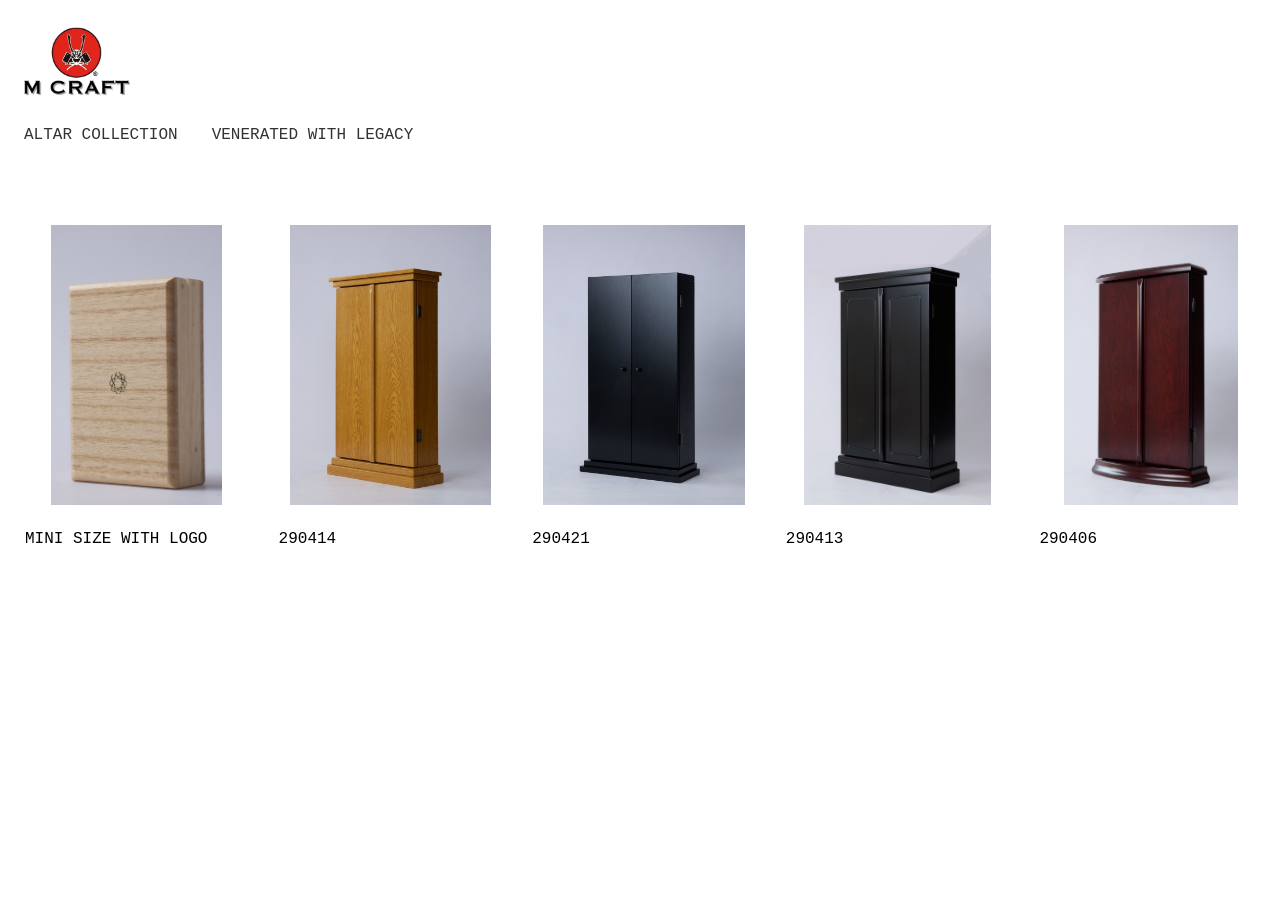
<file: altar/index.html>
<!DOCTYPE html>
<html lang="en">
<head>
    <meta charset="UTF-8">
    <meta name="viewport" content="width=device-width, initial-scale=1.0">
    <title>ACCESSORIES COLLECTION</title>
    <link rel="stylesheet" href="styles.css">
</head>
<body>

    <!-- 保留 Collection 页面上半部分 -->
    <div class="container">
        <div class="logo">
            <a href="../Index.html">
                <img src="LOGO.png" alt="Logo">
            </a>
        </div>

        <div class="content">
            <h1>ALTAR COLLECTION</h1>
            <p>VENERATED WITH LEGACY</p>
        </div>
</div>

    <!-- 6宫格布局 -->
    <div class="grid-container">

        <!-- Item 1 -->
        <div class="grid-item">
            <div class="image-container">
                <img src="bead1 Large.jpeg" alt="Bead 1" class="main-img">
                <img src="bead1_alt Large.jpeg" alt="Bead 1 Alt" class="alt-img">
            </div>
            <p class="item-description">MINI SIZE WITH LOGO</p>
        </div>

        <!-- Item 2 -->
        <div class="grid-item">
            <div class="image-container">
                <img src="bead2 Large.jpeg" alt="Bead 2" class="main-img">
                <img src="bead2_alt Large.jpeg" alt="Bead 2 Alt" class="alt-img">
            </div>
            <p class="item-description">290414</p>
        </div>

        <!-- Item 3 -->
        <div class="grid-item">
            <div class="image-container">
                <img src="bead3 Large.jpeg" alt="Bead 3" class="main-img">
                <img src="bead3_alt Large.jpeg" alt="Bead 3 Alt" class="alt-img">
            </div>
            <p class="item-description">290421</p>
        </div>

        <!-- Item 4 -->
        <div class="grid-item">
            <div class="image-container">
                <img src="bead4 Large.jpeg" alt="Bead 4" class="main-img">
                <img src="bead4_alt Large.jpeg" alt="Bead 4 Alt" class="alt-img">
            </div>
            <p class="item-description">290413</p>
        </div>

        <!-- Item 5 -->
        <div class="grid-item">
            <div class="image-container">
                <img src="bead5 Large.jpeg" alt="Bead 5" class="main-img">
                <img src="bead5_alt Large.jpeg" alt="Bead 5 Alt" class="alt-img">
            </div>
            <p class="item-description">290406</p>
        </div>
    </div>

      


    <script src="script.js"></script>
</body>
</html>
</file>
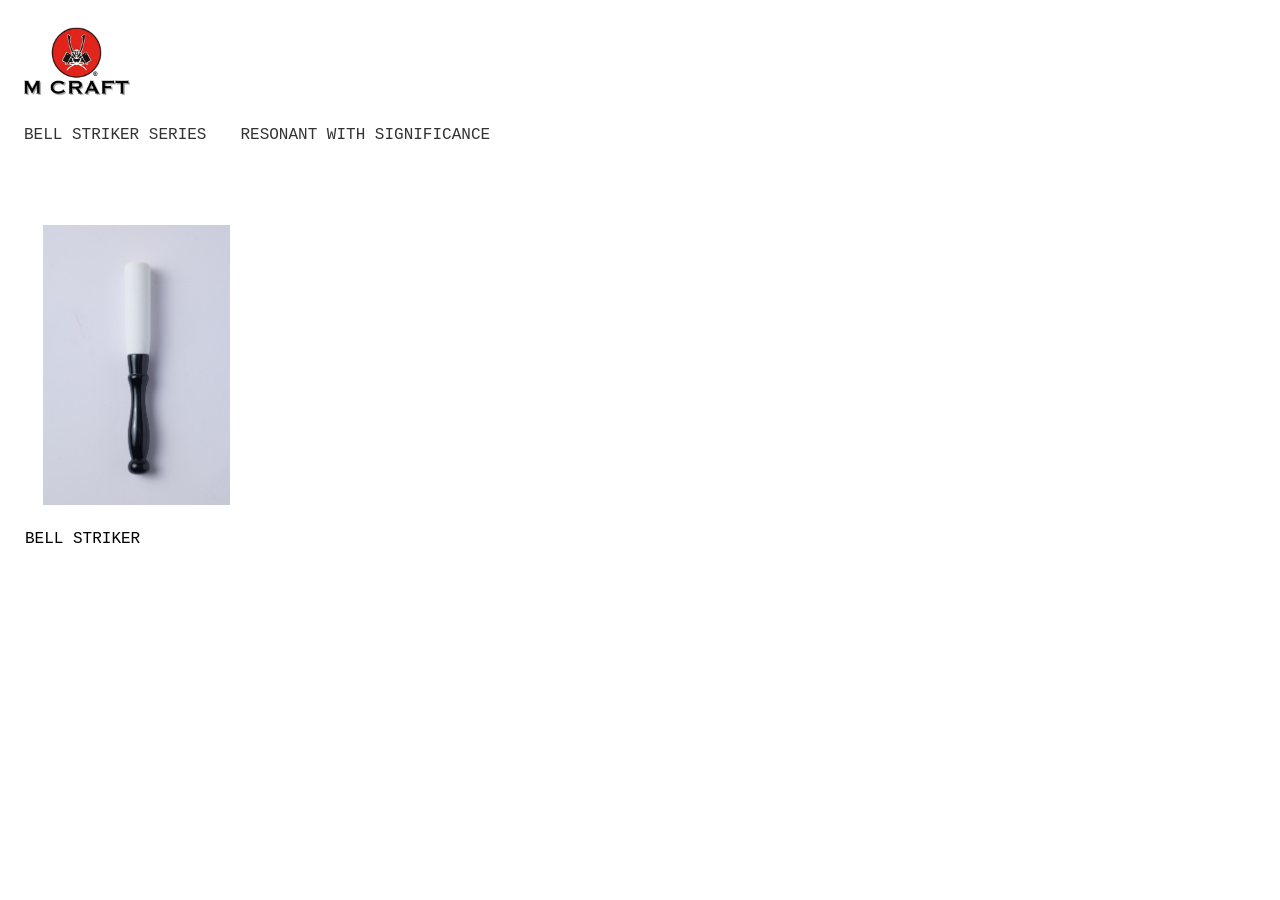
<file: bellstriker/index.html>
<!DOCTYPE html>
<html lang="en">
<head>
    <meta charset="UTF-8">
    <meta name="viewport" content="width=device-width, initial-scale=1.0">
    <title>ACCESSORIES COLLECTION</title>
    <link rel="stylesheet" href="styles.css">
</head>
<body>

    <!-- 保留 Collection 页面上半部分 -->
    <div class="container">
        <div class="logo">
            <a href="../Index.html">
                <img src="LOGO.png" alt="Logo">
            </a>
        </div>

        <div class="content">
            <h1>BELL STRIKER SERIES</h1>
            <p>RESONANT WITH SIGNIFICANCE</p>
        </div>
</div>

    <!-- 6宫格布局 -->
    <div class="grid-container">

        <!-- Item 1 -->
        <div class="grid-item">
            <div class="image-container">
                <img src="bead1 Large.jpeg" alt="Bead 1" class="main-img">
                <img src="bead1_alt Large.jpeg" alt="Bead 1 Alt" class="alt-img">
            </div>
            <p class="item-description">BELL STRIKER</p>
        </div>

    <script src="script.js"></script>
</body>
</html>
</file>
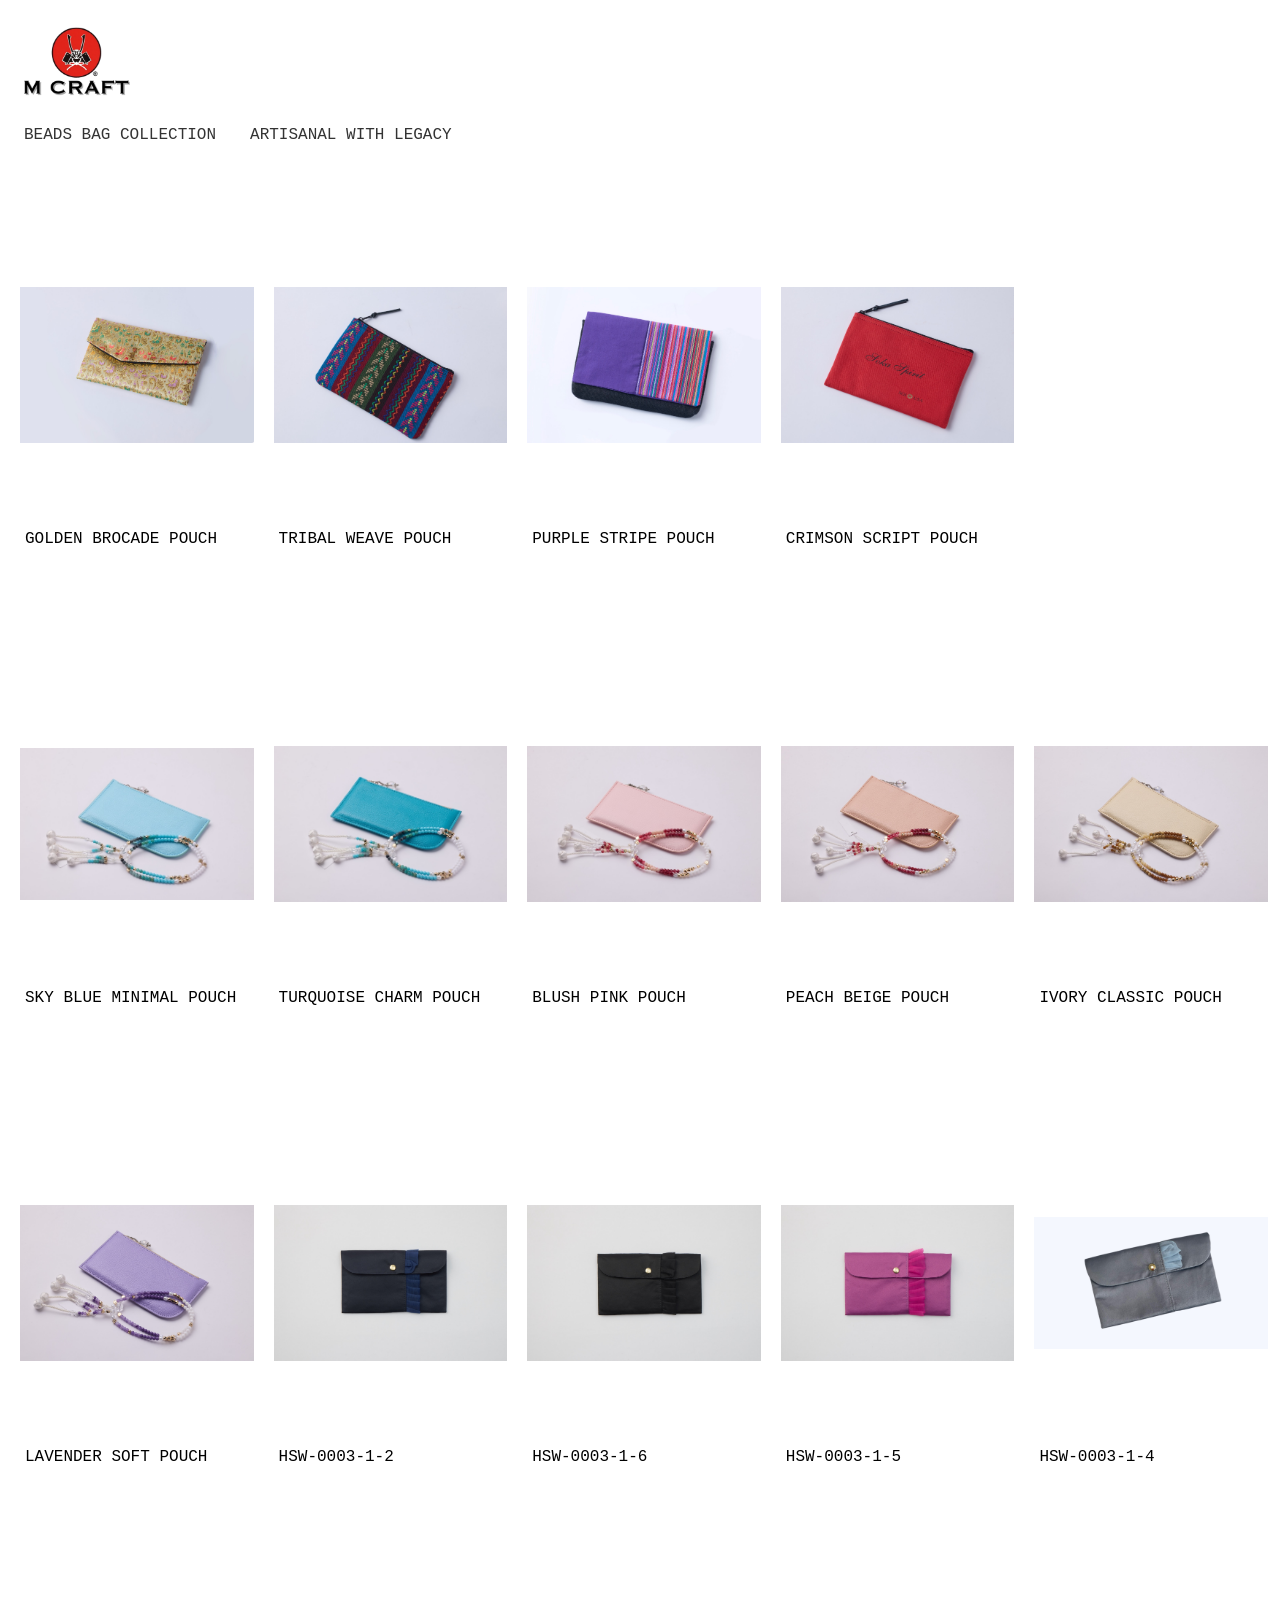
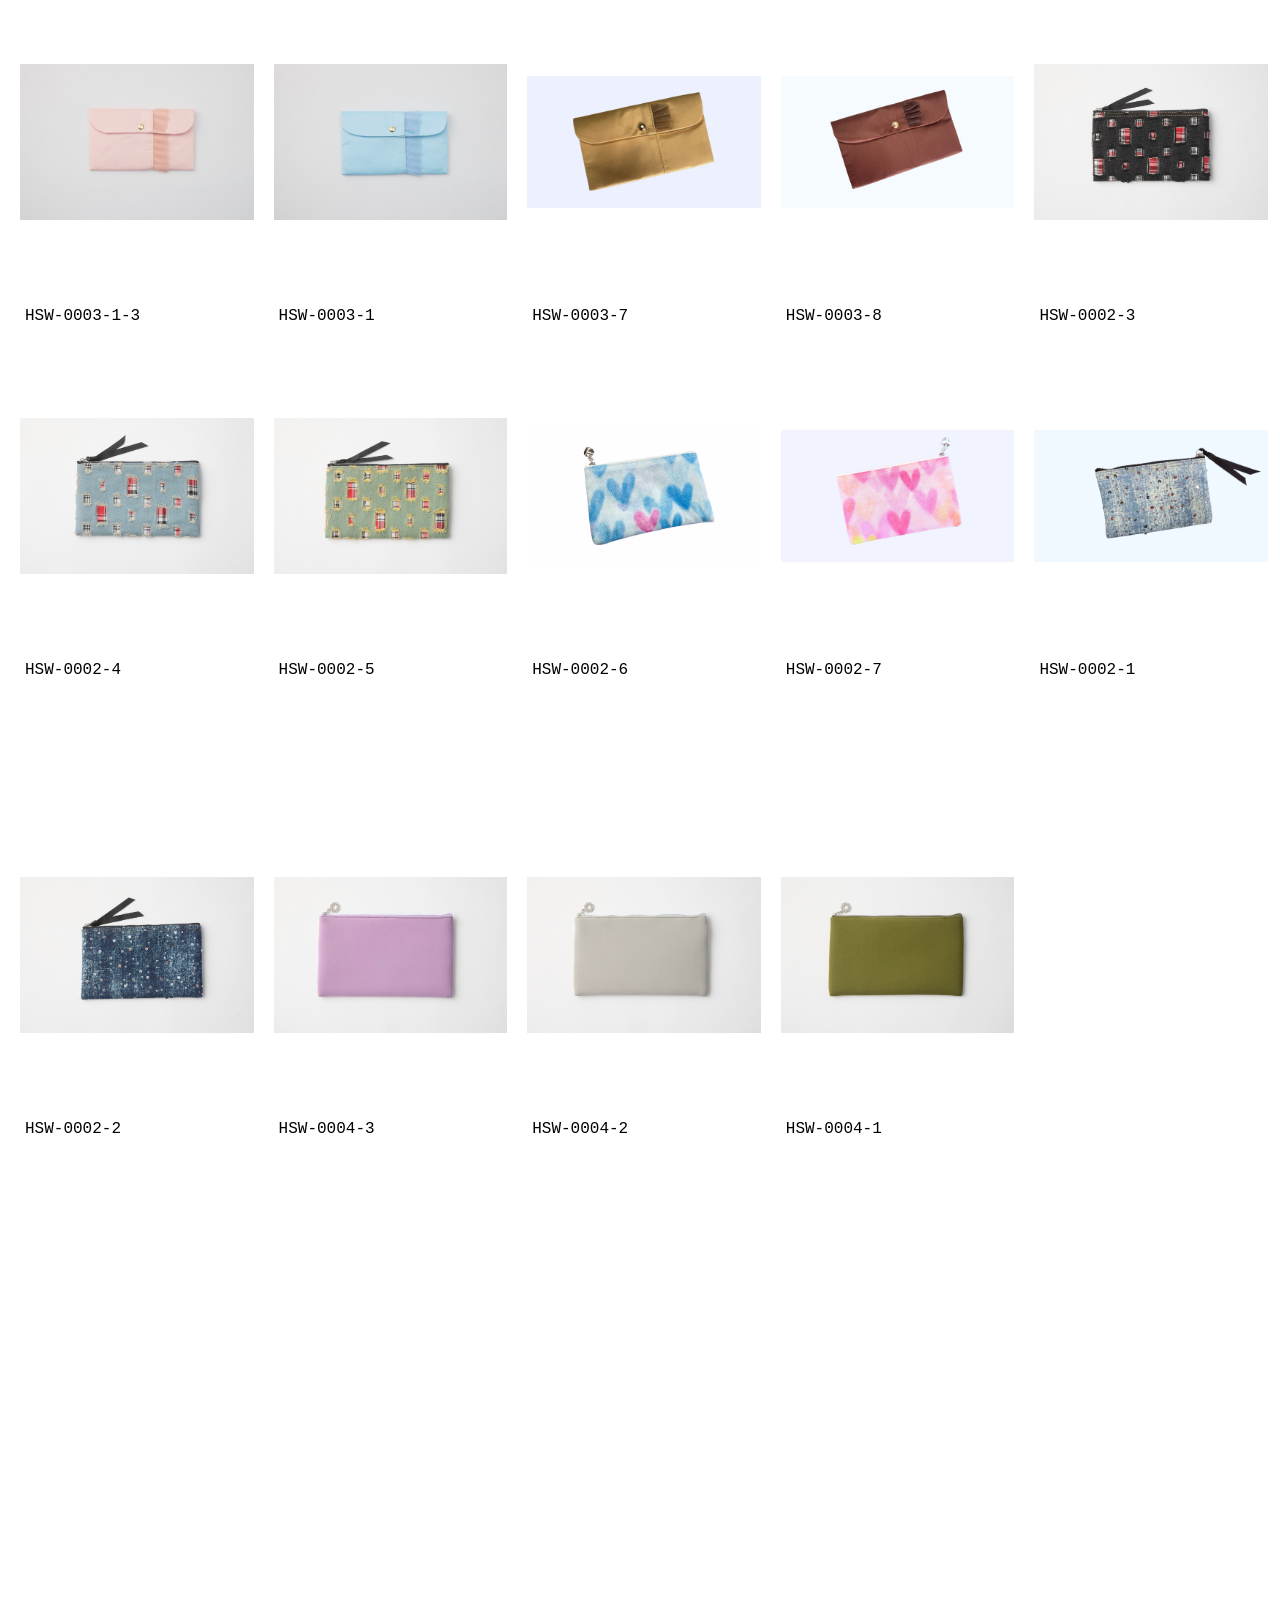
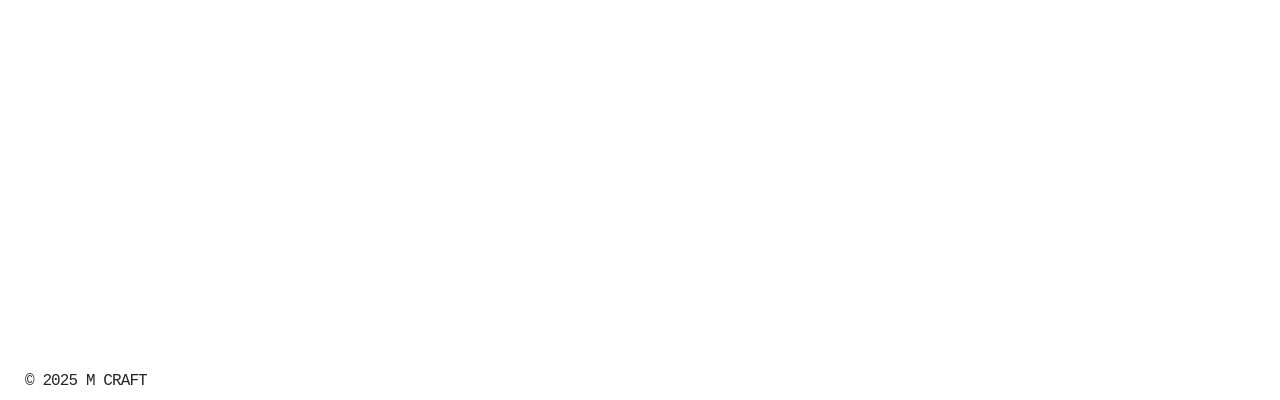
<file: case/index.html>
<!DOCTYPE html>
<html lang="en">
<head>
    <meta charset="UTF-8">
    <meta name="viewport" content="width=device-width, initial-scale=1.0">
    <title>ACCESSORIES COLLECTION</title>
    <link rel="stylesheet" href="styles.css">
</head>
<body>

    <!-- 保留 Collection 页面上半部分 -->
    <div class="container">
        <div class="logo">
            <a href="../Index.html">
                <img src="LOGO.png" alt="Logo">
            </a>
        </div>

        <div class="content">
            <h1>BEADS BAG COLLECTION</h1>
            <p> ARTISANAL WITH LEGACY</p>
        </div>
</div>

    <!-- 6宫格布局 -->
    <div class="grid-container">

        <!-- Item 1 -->
      
  
        <!-- Item 7 -->
        <div class="grid-item">
            <div class="image-container">
                <img src="bead7 Large.jpeg" alt="Bead 7" class="main-img">
                <img src="bead7_alt Large.jpeg" alt="Bead 7 Alt" class="alt-img">
            </div>
            <p class="item-description">GOLDEN BROCADE POUCH</p>
        </div>

        <!-- Item 8 -->
        <div class="grid-item">
            <div class="image-container">
                <img src="bead8 Large.jpeg" alt="Bead 8" class="main-img">
                <img src="bead8_alt Large.jpeg" alt="Bead 8 Alt" class="alt-img">
            </div>
            <p class="item-description">TRIBAL WEAVE POUCH</p>
        </div>

        <!-- Item 9 -->
        <div class="grid-item">
            <div class="image-container">
                <img src="bead9 Large.jpeg" alt="Bead 9" class="main-img">
                <img src="bead9_alt Large.jpeg" alt="Bead 9 Alt" class="alt-img">
            </div>
            <p class="item-description">PURPLE STRIPE POUCH</p>
        </div>

        <!-- Item 10 -->
        <div class="grid-item">
            <div class="image-container">
                <img src="bead10 Large.jpeg" alt="Bead 10" class="main-img">
                <img src="bead10_alt Large.jpeg" alt="Bead 10 Alt" class="alt-img">
            </div>
            <p class="item-description">CRIMSON SCRIPT POUCH</p>
        </div>
    </div>

        <!-- Item 11 -->
        <div class="grid-container">
        <div class="grid-item">
            <div class="image-container">
                <img src="bead11 Large.jpeg" alt="Bead 11" class="main-img">
                <img src="bead11_alt Large.jpeg" alt="Bead 11 Alt" class="alt-img">
            </div>
            <p class="item-description">SKY BLUE MINIMAL POUCH</p>
        </div>

        <!-- Item 12 -->
        <div class="grid-item">
            <div class="image-container">
                <img src="bead12 Large.jpeg" alt="Bead 12" class="main-img">
                <img src="bead12_alt Large.jpeg" alt="Bead 12 Alt" class="alt-img">
            </div>
            <p class="item-description">TURQUOISE CHARM POUCH</p>
        </div> 

    <!-- Item 13 -->
<div class="grid-item">
    <div class="image-container">
        <img src="bead13 Large.jpeg" alt="Bead 13" class="main-img">
        <img src="bead13_alt Large.jpeg" alt="Bead 13 Alt" class="alt-img">
    </div>
    <p class="item-description">BLUSH PINK POUCH</p>
</div>

<!-- Item 14 -->
<div class="grid-item">
    <div class="image-container">
        <img src="bead14 Large.jpeg" alt="Bead 14" class="main-img">
        <img src="bead14_alt Large.jpeg" alt="Bead 14 Alt" class="alt-img">
    </div>
    <p class="item-description">PEACH BEIGE POUCH</p>
</div>

<!-- Item 15 -->
<div class="grid-item">
    <div class="image-container">
        <img src="bead15 Large.jpeg" alt="Bead 15" class="main-img">
        <img src="bead15_alt Large.jpeg" alt="Bead 15 Alt" class="alt-img">
    </div>
    <p class="item-description">IVORY CLASSIC POUCH</p>
</div>
</div>

<!-- Item 16 -->
<div class="grid-container">
<div class="grid-item">
    <div class="image-container">
        <img src="bead16 Large.jpeg" alt="Bead 16" class="main-img">
        <img src="bead16_alt Large.jpeg" alt="Bead 16 Alt" class="alt-img">
    </div>
    <p class="item-description">LAVENDER SOFT POUCH</p>
</div>

       <!-- Footer content at the bottom left -->
       <div class="footer">
        <div class="circle-text">© 2025 M CRAFT</div>
    </div>

   <!-- Item 17 -->
        <div class="grid-item">
            <div class="image-container">
                <img src="bead17 Large.jpeg" alt="Bead 11" class="main-img">
                <img src="bead17_alt Large.jpeg" alt="Bead 11 Alt" class="alt-img">
            </div>
            <p class="item-description">HSW-0003-1-2</p>
        </div>

        <!-- Item 18 -->
        <div class="grid-item">
            <div class="image-container">
                <img src="bead18 Large.jpeg" alt="Bead 12" class="main-img">
                <img src="bead18_alt Large.jpeg" alt="Bead 12 Alt" class="alt-img">
            </div>
            <p class="item-description">HSW-0003-1-6</p>
        </div> 

    <!-- Item 19 -->
<div class="grid-item">
    <div class="image-container">
        <img src="bead19 Large.jpeg" alt="Bead 13" class="main-img">
        <img src="bead19_alt Large.jpeg" alt="Bead 13 Alt" class="alt-img">
    </div>
    <p class="item-description">HSW-0003-1-5</p>
</div>

<!-- Item 20 -->
<div class="grid-item">
    <div class="image-container">
        <img src="bead20 Large.jpeg" alt="Bead 14" class="main-img">
        <img src="bead20_alt Large.jpeg" alt="Bead 14 Alt" class="alt-img">
    </div>
    <p class="item-description">HSW-0003-1-4</p>
</div>
</div>

<!-- Item 21 -->
<div class="grid-container">
<div class="grid-item">
    <div class="image-container">
        <img src="bead21 Large.jpeg" alt="Bead 15" class="main-img">
        <img src="bead21_alt Large.jpeg" alt="Bead 15 Alt" class="alt-img">
    </div>
    <p class="item-description">HSW-0003-1-3</p>
</div>

<!-- Item 22 -->
        <div class="grid-item">
            <div class="image-container">
                <img src="bead22 Large.jpeg" alt="Bead 11" class="main-img">
                <img src="bead22_alt Large.jpeg" alt="Bead 11 Alt" class="alt-img">
            </div>
            <p class="item-description">HSW-0003-1</p>
        </div>

        <!-- Item 23 -->
        <div class="grid-item">
            <div class="image-container">
                <img src="bead23 Large.jpeg" alt="Bead 12" class="main-img">
                <img src="bead23_alt Large.jpeg" alt="Bead 12 Alt" class="alt-img">
            </div>
            <p class="item-description">HSW-0003-7</p>
        </div> 

    <!-- Item 24 -->
<div class="grid-item">
    <div class="image-container">
        <img src="bead24 Large.jpeg" alt="Bead 13" class="main-img">
        <img src="bead24_alt Large.jpeg" alt="Bead 13 Alt" class="alt-img">
    </div>
    <p class="item-description">HSW-0003-8</p>
</div>

    <!-- Item 25 -->
<div class="grid-item">
    <div class="image-container">
        <img src="bead25 Large.jpeg" alt="Bead 13" class="main-img">
        <img src="bead25_alt Large.jpeg" alt="Bead 13 Alt" class="alt-img">
    </div>
    <p class="item-description">HSW-0002-3</p>
</div>

<!-- Item 26 -->
        <div class="grid-item">
            <div class="image-container">
                <img src="bead26 Large.jpeg" alt="Bead 11" class="main-img">
                <img src="bead26_alt Large.jpeg" alt="Bead 11 Alt" class="alt-img">
            </div>
            <p class="item-description">HSW-0002-4</p>
        </div>

        <!-- Item 27 -->
        <div class="grid-item">
            <div class="image-container">
                <img src="bead27 Large.jpeg" alt="Bead 12" class="main-img">
                <img src="bead27_alt Large.jpeg" alt="Bead 12 Alt" class="alt-img">
            </div>
            <p class="item-description">HSW-0002-5</p>
        </div> 

    <!-- Item 28 -->
<div class="grid-item">
    <div class="image-container">
        <img src="bead28 Large.jpeg" alt="Bead 13" class="main-img">
        <img src="bead28_alt Large.jpeg" alt="Bead 13 Alt" class="alt-img">
    </div>
    <p class="item-description">HSW-0002-6</p>
</div>

    <!-- Item 29 -->
<div class="grid-item">
    <div class="image-container">
        <img src="bead29 Large.jpeg" alt="Bead 13" class="main-img">
        <img src="bead29_alt Large.jpeg" alt="Bead 13 Alt" class="alt-img">
    </div>
    <p class="item-description">HSW-0002-7</p>
</div>

    <!-- Item 29 -->
<div class="grid-item">
    <div class="image-container">
        <img src="bead30 Large.jpeg" alt="Bead 13" class="main-img">
        <img src="bead30_alt Large.jpeg" alt="Bead 13 Alt" class="alt-img">
    </div>
    <p class="item-description">HSW-0002-1</p>
</div>
</div>

<div class="grid-container">
<div class="grid-item">
    <div class="image-container">
        <img src="bead31 Large.jpeg" alt="Bead 13" class="main-img">
        <img src="bead31_alt Large.jpeg" alt="Bead 13 Alt" class="alt-img">
    </div>
    <p class="item-description">HSW-0002-2</p>
    </div>

<div class="grid-item">
    <div class="image-container">
        <img src="bead32 Large.jpeg" alt="Bead 13" class="main-img">
        <img src="bead32_alt Large.jpeg" alt="Bead 13 Alt" class="alt-img">
    </div>
    <p class="item-description">HSW-0004-3</p>
    </div>

    <div class="grid-item">
    <div class="image-container">
        <img src="bead33 Large.jpeg" alt="Bead 13" class="main-img">
        <img src="bead33_alt Large.jpeg" alt="Bead 13 Alt" class="alt-img">
    </div>
    <p class="item-description">HSW-0004-2</p>
    </div>

     <div class="grid-item">
    <div class="image-container">
        <img src="bead34 Large.jpeg" alt="Bead 13" class="main-img">
        <img src="bead34_alt Large.jpeg" alt="Bead 13 Alt" class="alt-img">
    </div>
    <p class="item-description">HSW-0004-1</p>
    </div>
  </div>


    <script src="script.js"></script>
</body>
</html>
</file>
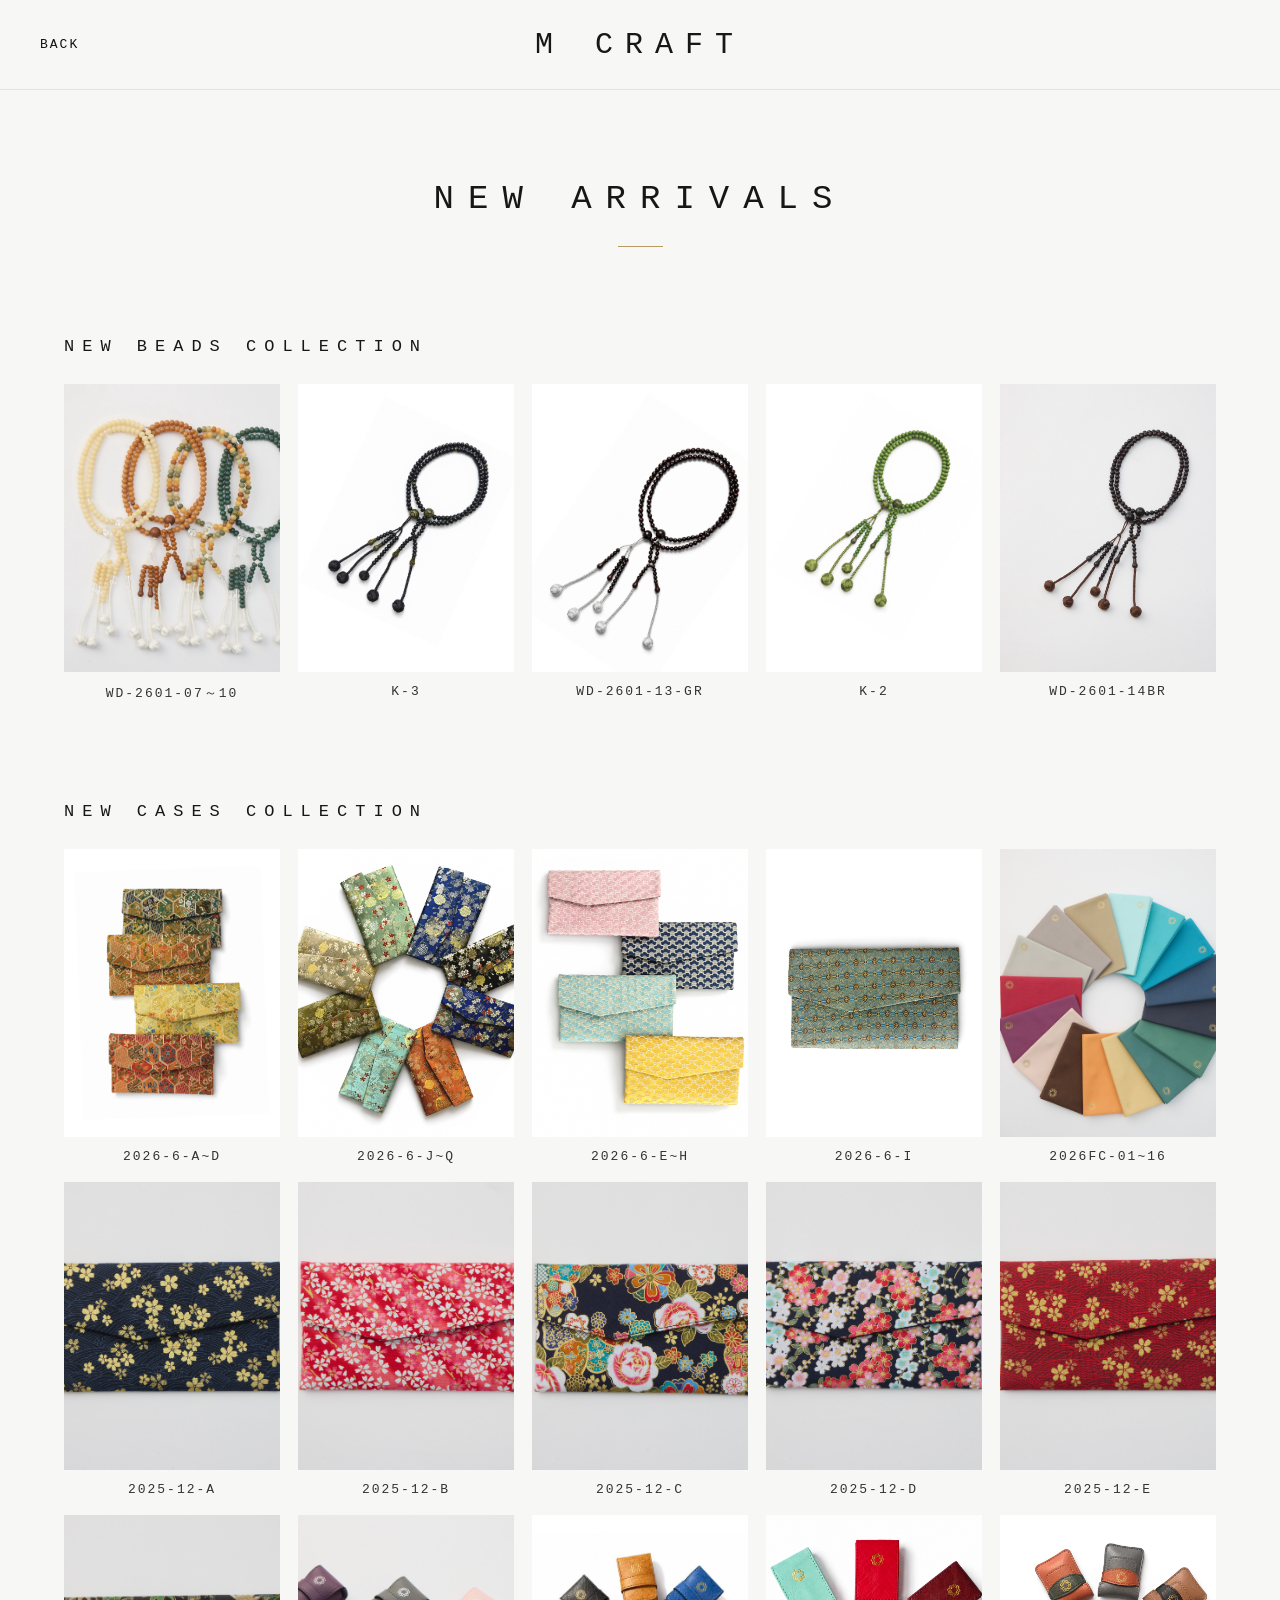
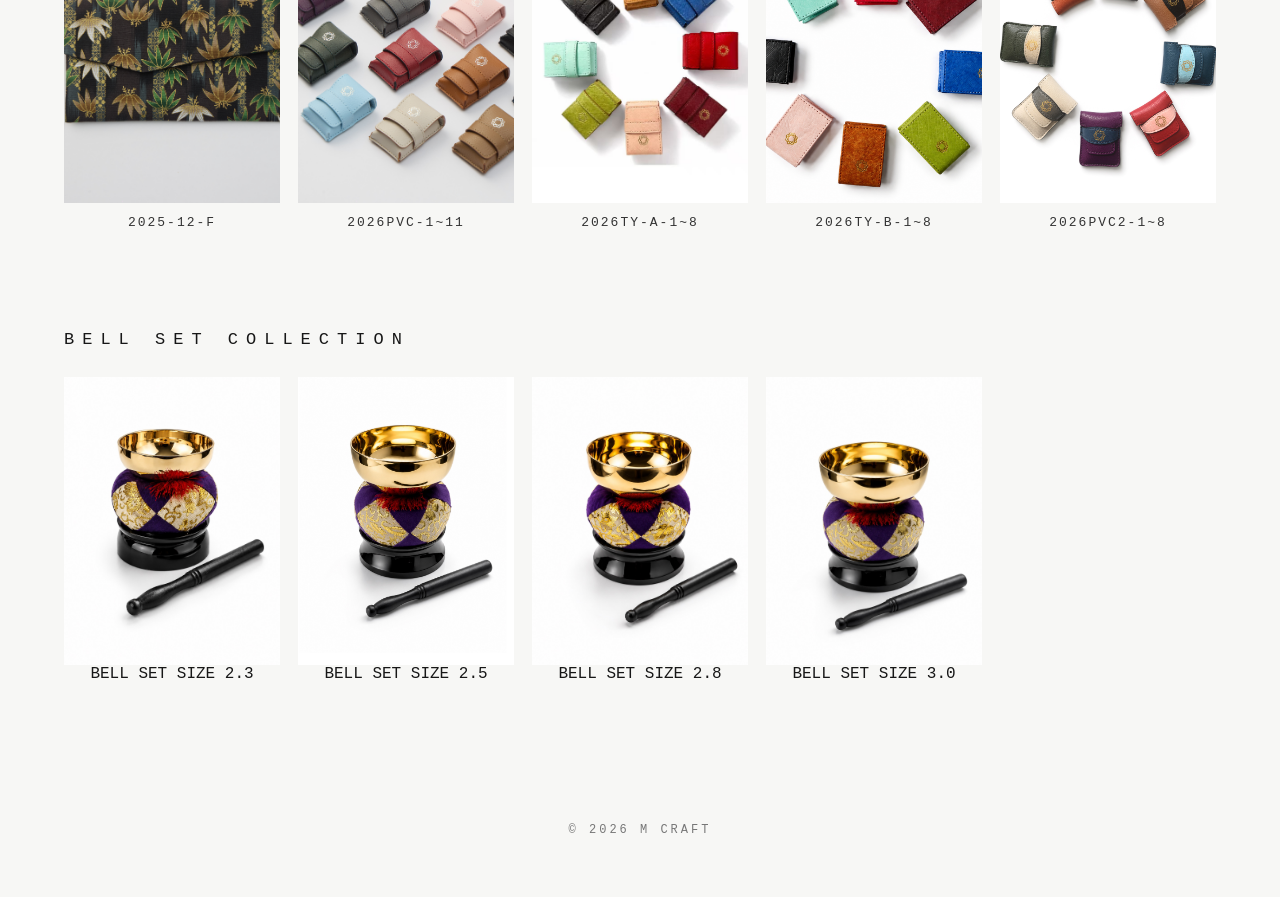
<file: na/index.html>
<!DOCTYPE html>
<html lang="en">
<head>
<meta charset="UTF-8" />
<meta name="viewport" content="width=device-width, initial-scale=1.0" />
<title>New Arrivals | M CRAFT</title>

<style>
* {
    margin: 0;
    padding: 0;
    box-sizing: border-box;
}

body {
    font-family: 'Courier New', Courier, monospace;
    background: #f7f7f5;
    color: #171717;
}

.header {
    height: 90px;
    display: flex;
    align-items: center;
    justify-content: center;
    border-bottom: 1px solid #e8e2d8;
    position: relative;
}

.back {
    position: absolute;
    left: 40px;
    text-decoration: none;
    color: #111;
    font-size: 13px;
    letter-spacing: 2px;
}

.logo {
    font-size: 30px;
    letter-spacing: 12px;
    font-weight: 400;
}

.hero {
    text-align: center;
    padding: 90px 20px 70px;
}

.hero h1 {
    font-size: 34px;
    letter-spacing: 14px;
    font-weight: 400;
}

.hero-line {
    width: 45px;
    height: 1px;
    background: #b89b63;
    margin: 28px auto 0;
}

.section {
    padding: 20px 5vw 80px;
}

.section-title {
    font-size: 17px;
    letter-spacing: 8px;
    font-weight: 400;
    margin-bottom: 28px;
}

.product-grid {
    display: grid;
    grid-template-columns: repeat(5, 1fr);
    gap: 18px;
}

.product-card {
    text-align: center;
}

.product-card img {
    width: 100%;
    aspect-ratio: 3 / 4;
    object-fit: cover;
    background: #eee8dd;
    display: block;
}

.product-name {
    margin-top: 12px;
    font-size: 13px;
    letter-spacing: 2px;
    color: #333;
}

.footer {
    text-align: center;
    padding: 60px 20px;
    font-size: 12px;
    letter-spacing: 3px;
    color: #777;
}

@media (max-width: 900px) {
    .product-grid {
        grid-template-columns: repeat(3, 1fr);
    }

    .logo {
        font-size: 24px;
        letter-spacing: 8px;
    }

    .hero h1 {
        font-size: 28px;
        letter-spacing: 9px;
    }
}

@media (max-width: 600px) {
    .header {
        height: 75px;
    }

    .back {
        left: 20px;
        font-size: 11px;
    }

    .product-grid {
        grid-template-columns: repeat(2, 1fr);
        gap: 14px;
    }

    .section {
        padding: 10px 20px 60px;
    }

    .section-title {
        font-size: 15px;
        letter-spacing: 6px;
    }
}
</style>
</head>

<body>

<header class="header">
    <a class="back" href="../index.html">BACK</a>
    <div class="logo">M CRAFT</div>
</header>

<section class="hero">
    <h1>NEW ARRIVALS</h1>
    <div class="hero-line"></div>
</section>

<section class="section">
    <h2 class="section-title">NEW BEADS COLLECTION</h2>

    <div class="product-grid">
        <div class="product-card">
            <img src="mala1.jpeg" alt="Mala Beads">
            <p class="product-name">WD-2601-07～10</p>
        </div>

        <div class="product-card">
            <img src="mala2.jpeg" alt="Mala Beads">
            <p class="product-name">K-3</p>
        </div>

        <div class="product-card">
            <img src="mala3.jpeg" alt="Mala Beads">
            <p class="product-name">WD-2601-13-GR</p>
        </div>

        <div class="product-card">
            <img src="mala4.jpeg" alt="Mala Beads">
            <p class="product-name">K-2</p>
        </div>

        <div class="product-card">
            <img src="mala5.jpeg" alt="Mala Beads">
            <p class="product-name">WD-2601-14BR</p>
        </div>
    </div>
</section>

<section class="section">
    <h2 class="section-title">NEW CASES COLLECTION</h2>

    <div class="product-grid">
        <div class="product-card">
            <img src="pouch1.jpeg" alt="Pouch">
            <p class="product-name">2026-6-A~D</p>
        </div>

        <div class="product-card">
            <img src="pouch2.jpeg" alt="Pouch">
            <p class="product-name">2026-6-J~Q</p>
        </div>

        <div class="product-card">
            <img src="pouch3.jpeg" alt="Pouch">
            <p class="product-name">2026-6-E~H</p>
        </div>

        <div class="product-card">
            <img src="pouch4.jpeg" alt="Pouch">
            <p class="product-name">2026-6-I</p>
        </div>

        <div class="product-card">
            <img src="pouch5.jpeg" alt="Pouch">
            <p class="product-name">2026FC-01~16</p>
        </div>

          <div class="product-card">
            <img src="pouch6.jpeg" alt="Pouch">
            <p class="product-name">2025-12-A</p>
        </div>

        <div class="product-card">
            <img src="pouch7.jpeg" alt="Pouch">
            <p class="product-name">2025-12-B</p>
        </div>

        <div class="product-card">
            <img src="pouch8.jpeg" alt="Pouch">
            <p class="product-name">2025-12-C</p>
        </div>

        <div class="product-card">
            <img src="pouch9.jpeg" alt="Pouch">
            <p class="product-name">2025-12-D</p>
        </div>

        <div class="product-card">
            <img src="pouch10.jpeg" alt="Pouch">
            <p class="product-name">2025-12-E</p>
        </div>

        <div class="product-card">
            <img src="pouch11.jpeg" alt="Pouch">
            <p class="product-name">2025-12-F</p>
        </div>

          <div class="product-card">
            <img src="pouch12.jpeg" alt="Pouch">
            <p class="product-name">2026PVC-1~11</p>
        </div>

          <div class="product-card">
            <img src="pouch13.jpeg" alt="Pouch">
            <p class="product-name">2026TY-A-1~8</p>
        </div>

        <div class="product-card">
            <img src="pouch14.jpeg" alt="Pouch">
            <p class="product-name">2026TY-B-1~8</p>
        </div>

        <div class="product-card">
            <img src="pouch15.jpeg" alt="Pouch">
            <p class="product-name">2026PVC2-1~8</p>
        </div>
    </div>
</section>

<section class="section">
    <h2 class="section-title">BELL SET COLLECTION</h2>

    <div class="product-grid">
        <div class="product-card">
            <img src="2.3.jpeg" alt="Bell">
            <p class="BELL SET SIZE 2.3">BELL SET SIZE 2.3</p>
        </div>

        <div class="product-card">
            <img src="2.5.jpeg" alt="Bell">
            <p class="BELL SET SIZE 2.5">BELL SET SIZE 2.5</p>
        </div>

        <div class="product-card">
            <img src="2.8.jpeg" alt="Bell">
            <p class="BELL SET SIZE 2.8">BELL SET SIZE 2.8</p>
        </div>

        <div class="product-card">
            <img src="3.0.jpeg" alt="Bell">
            <p class="BELL SET SIZE 3.0">BELL SET SIZE 3.0</p>
        </div>
    </div>
</section>

<footer class="footer">
    © 2026 M CRAFT
</footer>

</body>
</html>
</file>
<file: altar/styles.css>
/* General Styles */
body, html {
    margin: 0;
    padding: 0;
    height: 100%;
    background-color: #ffffff;
}

.container {
    display: flex;
    justify-content: center;
    align-items: center;
    height: auto;
    position: relative;
    flex-direction: column;
    padding-bottom: 0;  /* 确保没有额外的底部填充 */
    padding-top: 130px;
}

.logo img {
    width: 150px;
}

.logo {
    position: absolute;
    top: -7px;
    left: 0px;
}

.footer {
    position: absolute;
    bottom: -2700px;
    left: 25px;
    font-family: 'Courier New', Courier, monospace;
    font-size: 0.8rem;
    color: #252525;
    text-align: left;
    max-width: 300px;
    word-wrap: break-word;
    z-index: 1000;
}

.content {
    position: absolute;
    top: 46px;  /* 增加 top 的值，将整个内容区域向下移动 */
    left: 24px;
    text-align: left;
    max-width: 800px;
    z-index:10;
}

.content h1,
.content p {
    font-family: 'Courier New', Courier, monospace;
    display: inline-block;
    font-size: 1rem;
    color: #333;
    font-weight: normal;
    margin-right: 30px;
    margin-top: 80px;
}

.grid-container {
    display: grid;
    grid-template-columns: repeat(5, 1fr);  /* 每行显示 5 个项目 */
    gap: 10px 20px;  /* 设置项目之间的间距 */
    padding: 20px;
    margin-top: 75px;  /* 顶部间距 */
    width: 97.5%;  /* 确保容器宽度足够 */
    max-width: 100%;  /* 容器最大宽度为 100% */
    grid-row-gap: 10px;
    z-index: 1;
}

.grid-item {
    position: relative;
    width: 100%;
    max-width: 360px;  /* 设置图片项的最大宽度 */
    text-align: center;
}

.image-container img {
    width: 100%;
    height: 280px;  /* 设置固定高度，例如200px */
    object-fit: contain;  /* 保持裁剪以填充容器 */
}

/* 第二张图片初始不可见 */
.alt-img {
    position: absolute;
    top: 0;
    left: 0;
    opacity: 0;
}

/* 鼠标悬停时切换显示两张图片 */
.grid-item:hover .main-img {
    opacity: 0;
}

.grid-item:hover .alt-img {
    opacity: 1;
}

/* 调整图片描述的位置 */
.item-description {
    font-size: 1rem;
    text-align: start;
    padding: 5px;
    font-family: 'Courier New', Courier, monospace;
}

.circle-text {
    font-weight: normal;
    font-size: 1rem;
    margin-bottom: 10px;
    letter-spacing: -0.9px;
}

@media screen and (max-width: 768px) {
    .grid-container {
        grid-template-columns: repeat(1, 1fr);
        gap: 20px;
        width: 86%;
        grid-row-gap: 20px;  /* 固定行间距 */
        padding-bottom: 50px;  /* 增加底部空间 */
    }

    .image-container img {
        height: 500px;  /* 减小图片高度 */
    }

    .grid-item {
        max-width: 100%;
        text-align: start;
    }

    .item-description {
        position: relative;  /* 改为相对定位 */
        margin-top: 10px;  /* 与图片分开 */
        bottom: auto;
        font-size: 0.8rem;
    }

    .content {
        top: 10px;
        left: 20px;
        text-align: start;
        width: 90%;
    }

    .content p {
        margin-top: 35px;
    }

    .footer {
        position: relative;  /* 改为相对定位 */
        bottom: auto;  /* 放在内容下方 */
        left: 25px;
        font-size: 0.8rem;
    }

    .logo {
        top: 5px;
        left: 13px;
    }
}
</file>
<file: bellstriker/styles.css>
/* General Styles */
body, html {
    margin: 0;
    padding: 0;
    height: 100%;
    background-color: #ffffff;
}

.container {
    display: flex;
    justify-content: center;
    align-items: center;
    height: auto;
    position: relative;
    flex-direction: column;
    padding-bottom: 0;  /* 确保没有额外的底部填充 */
    padding-top: 130px;
}

.logo img {
    width: 150px;
}

.logo {
    position: absolute;
    top: -7px;
    left: 0px;
}

.footer {
    position: absolute;
    bottom: -2700px;
    left: 25px;
    font-family: 'Courier New', Courier, monospace;
    font-size: 0.8rem;
    color: #252525;
    text-align: left;
    max-width: 300px;
    word-wrap: break-word;
    z-index: 1000;
}

.content {
    position: absolute;
    top: 46px;  /* 增加 top 的值，将整个内容区域向下移动 */
    left: 24px;
    text-align: left;
    max-width: 800px;
    z-index:10;
}

.content h1,
.content p {
    font-family: 'Courier New', Courier, monospace;
    display: inline-block;
    font-size: 1rem;
    color: #333;
    font-weight: normal;
    margin-right: 30px;
    margin-top: 80px;
}

.grid-container {
    display: grid;
    grid-template-columns: repeat(5, 1fr);  /* 每行显示 5 个项目 */
    gap: 10px 20px;  /* 设置项目之间的间距 */
    padding: 20px;
    margin-top: 75px;  /* 顶部间距 */
    width: 97.5%;  /* 确保容器宽度足够 */
    max-width: 100%;  /* 容器最大宽度为 100% */
    grid-row-gap: 10px;
    z-index: 1;
}

.grid-item {
    position: relative;
    width: 100%;
    max-width: 360px;  /* 设置图片项的最大宽度 */
    text-align: center;
}

.image-container img {
    width: 100%;
    height: 280px;  /* 设置固定高度，例如200px */
    object-fit: contain;  /* 保持裁剪以填充容器 */
}

/* 第二张图片初始不可见 */
.alt-img {
    position: absolute;
    top: 0;
    left: 0;
    opacity: 0;
}

/* 鼠标悬停时切换显示两张图片 */
.grid-item:hover .main-img {
    opacity: 0;
}

.grid-item:hover .alt-img {
    opacity: 1;
}

/* 调整图片描述的位置 */
.item-description {
    font-size: 1rem;
    text-align: start;
    padding: 5px;
    font-family: 'Courier New', Courier, monospace;
}

.circle-text {
    font-weight: normal;
    font-size: 1rem;
    margin-bottom: 10px;
    letter-spacing: -0.9px;
}

@media screen and (max-width: 768px) {
    .grid-container {
        grid-template-columns: repeat(1, 1fr);
        gap: 20px;
        width: 86%;
        grid-row-gap: 20px;  /* 固定行间距 */
        padding-bottom: 50px;  /* 增加底部空间 */
    }

    .image-container img {
        height: 500px;  /* 减小图片高度 */
    }

    .grid-item {
        max-width: 100%;
        text-align: start;
    }

    .item-description {
        position: relative;  /* 改为相对定位 */
        margin-top: 10px;  /* 与图片分开 */
        bottom: auto;
        font-size: 0.8rem;
    }

    .content {
        top: 10px;
        left: 20px;
        text-align: start;
        width: 90%;
    }

    .content p {
        margin-top: 35px;
    }

    .footer {
        position: relative;  /* 改为相对定位 */
        bottom: auto;  /* 放在内容下方 */
        left: 25px;
        font-size: 0.8rem;
    }

    .logo {
        top: 5px;
        left: 13px;
    }
}
</file>
<file: case/styles.css>
/* General Styles */
body, html {
    margin: 0;
    padding: 0;
    height: 100%;
    background-color: #ffffff;
}

.container {
    display: flex;
    justify-content: center;
    align-items: center;
    height: auto;
    position: relative;
    flex-direction: column;
    padding-bottom: 0;  /* 确保没有额外的底部填充 */
    padding-top: 130px;
}

.logo img {
    width: 150px;
}

.logo {
    position: absolute;
    top: -7px;
    left: 0px;
}

.footer {
    position: absolute;
    bottom: -2700px;
    left: 25px;
    font-family: 'Courier New', Courier, monospace;
    font-size: 0.8rem;
    color: #252525;
    text-align: left;
    max-width: 300px;
    word-wrap: break-word;
    z-index: 1000;
}

.content {
    position: absolute;
    top: 46px;  /* 增加 top 的值，将整个内容区域向下移动 */
    left: 24px;
    text-align: left;
    max-width: 800px;
    z-index:10;
}

.content h1,
.content p {
    font-family: 'Courier New', Courier, monospace;
    display: inline-block;
    font-size: 1rem;
    color: #333;
    font-weight: normal;
    margin-right: 30px;
    margin-top: 80px;
}

.grid-container {
    display: grid;
    grid-template-columns: repeat(5, 1fr);  /* 每行显示 5 个项目 */
    gap: 10px 20px;  /* 设置项目之间的间距 */
    padding: 20px;
    margin-top: 75px;  /* 顶部间距 */
    width: 97.5%;  /* 确保容器宽度足够 */
    max-width: 100%;  /* 容器最大宽度为 100% */
    grid-row-gap: 10px;
    z-index: 1;
}

.grid-item {
    position: relative;
    width: 100%;
    max-width: 360px;  /* 设置图片项的最大宽度 */
    text-align: center;
}

.image-container img {
    width: 100%;
    height: 280px;  /* 设置固定高度，例如200px */
    object-fit: contain;  /* 保持裁剪以填充容器 */
}

/* 第二张图片初始不可见 */
.alt-img {
    position: absolute;
    top: 0;
    left: 0;
    opacity: 0;
}

/* 鼠标悬停时切换显示两张图片 */
.grid-item:hover .main-img {
    opacity: 0;
}

.grid-item:hover .alt-img {
    opacity: 1;
}

/* 调整图片描述的位置 */
.item-description {
    font-size: 1rem;
    text-align: start;
    padding: 5px;
    font-family: 'Courier New', Courier, monospace;
}

.circle-text {
    font-weight: normal;
    font-size: 1rem;
    margin-bottom: 10px;
    letter-spacing: -0.9px;
}

@media screen and (max-width: 768px) {
    .grid-container {
        grid-template-columns: repeat(1, 1fr);
        gap: 20px;
        width: 86%;
        grid-row-gap: 20px;  /* 固定行间距 */
        padding-bottom: 50px;  /* 增加底部空间 */
    }

    .image-container img {
        height: 500px;  /* 减小图片高度 */
    }

    .grid-item {
        max-width: 100%;
        text-align: start;
    }

    .item-description {
        position: relative;  /* 改为相对定位 */
        margin-top: 10px;  /* 与图片分开 */
        bottom: auto;
        font-size: 0.8rem;
    }

    .content {
        top: 10px;
        left: 20px;
        text-align: start;
        width: 90%;
    }

    .content p {
        margin-top: 35px;
    }

    .footer {
        position: relative;  /* 改为相对定位 */
        bottom: auto;  /* 放在内容下方 */
        left: 25px;
        font-size: 0.8rem;
    }

    .logo {
        top: 5px;
        left: 13px;
    }
}
</file>
